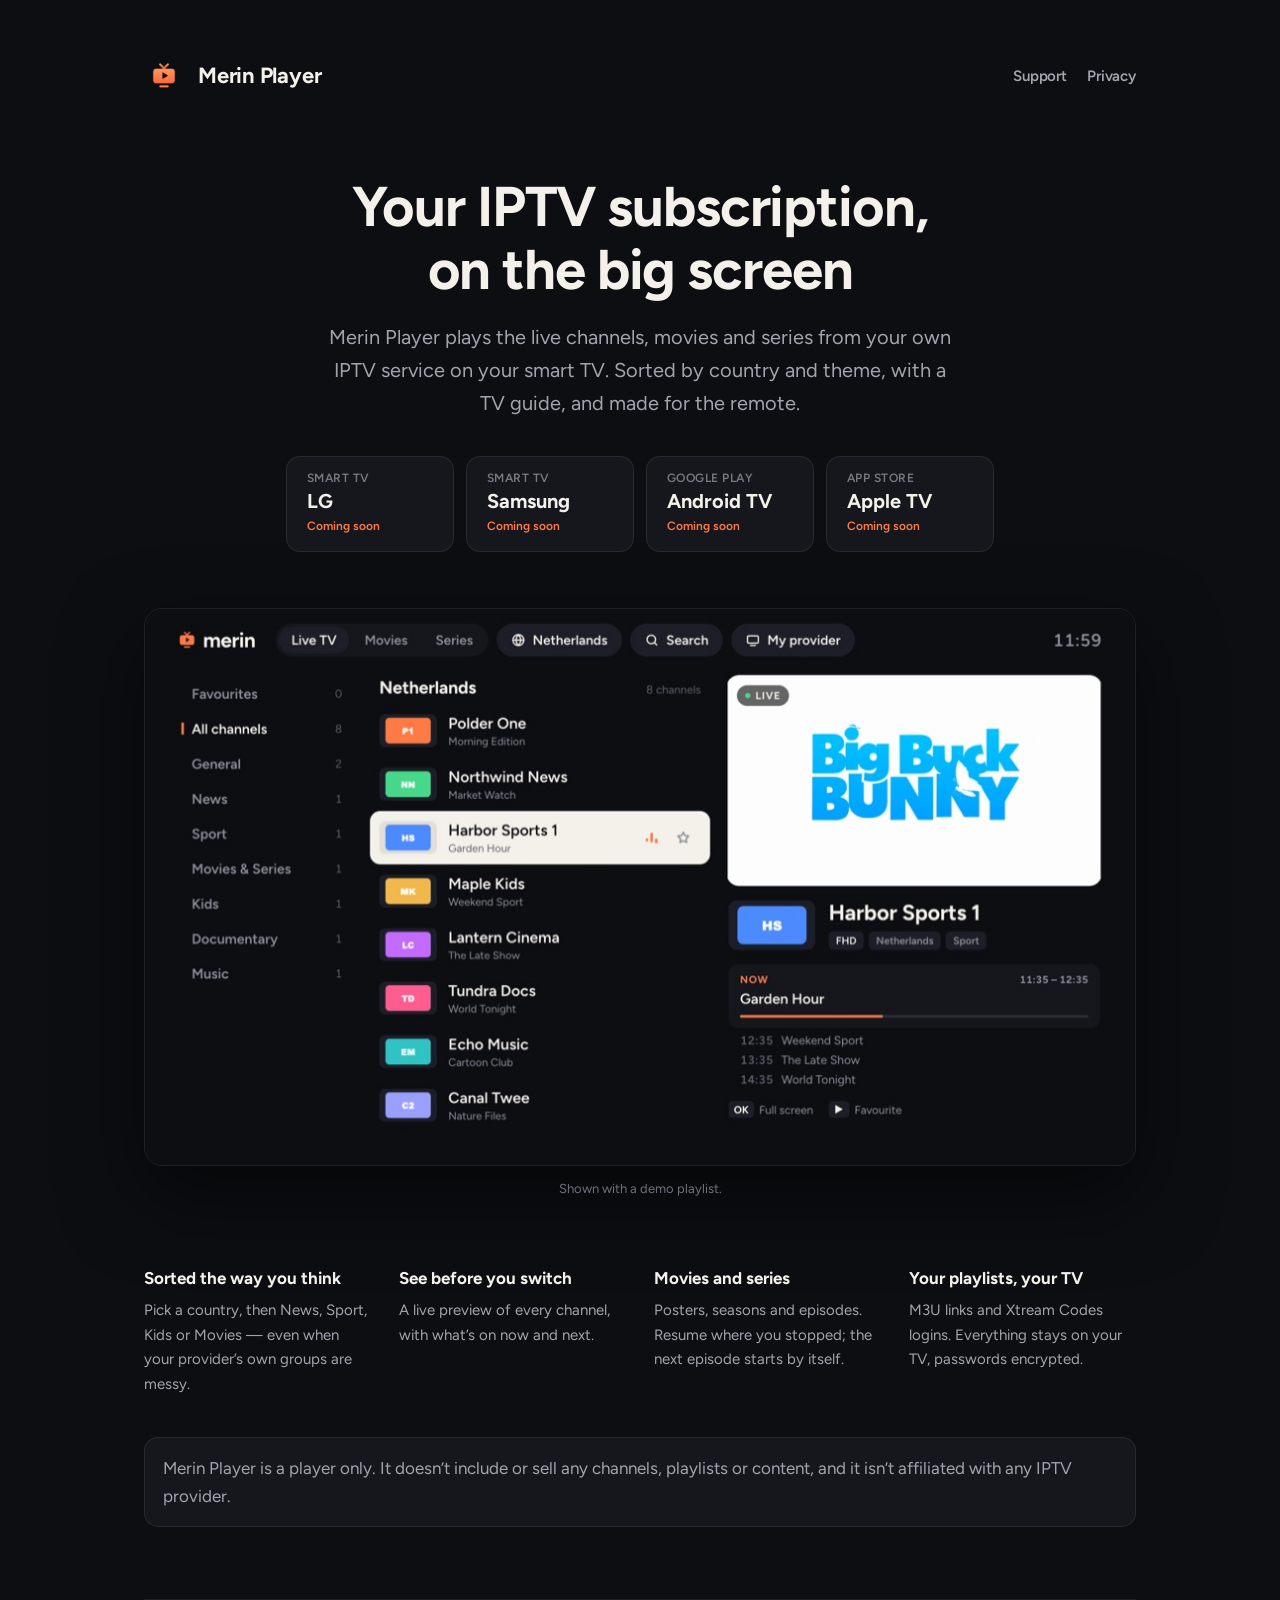
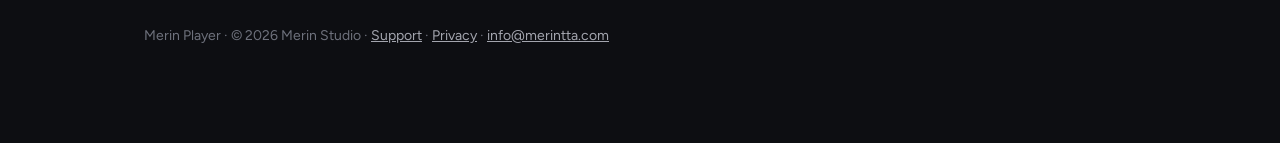
<file: index.html>
<!doctype html>
<html lang="en">
<head>
<meta charset="utf-8">
<meta name="viewport" content="width=device-width, initial-scale=1">
<title>Merin Player — your IPTV subscription on the big screen</title>
<meta name="description" content="Merin Player plays the live channels, movies and series from your own IPTV subscription on your smart TV, sorted by country and theme, with a TV guide.">
<meta property="og:title" content="Merin Player">
<meta property="og:description" content="Your IPTV subscription on the big screen: live TV, movies and series, sorted by country and theme.">
<meta property="og:image" content="https://merintta.com/merin-player/img/02-live-tv.jpg">
<link rel="icon" href="icon.png">
<link rel="stylesheet" href="site.css">
</head>
<body class="home">
<main class="wide">
  <header class="top">
    <img src="icon.png" alt=""><a href="./">Merin Player</a>
    <nav><a href="support">Support</a><a href="privacy">Privacy</a></nav>
  </header>

  <section class="hero">
    <h1>Your IPTV subscription, <br>on the big screen</h1>
    <p class="lead">Merin Player plays the live channels, movies and series from your own IPTV service on your smart TV. Sorted by country and theme, with a TV guide, and made for the remote.</p>

    <!-- Download links: replace href="#" and remove the "soon" class when a store link is ready -->
    <div class="stores">
      <a class="store soon" href="#" data-store="lg"><span class="s-small">Smart TV</span><span class="s-name">LG</span><span class="s-badge">Coming soon</span></a>
      <a class="store soon" href="#" data-store="samsung"><span class="s-small">Smart TV</span><span class="s-name">Samsung</span><span class="s-badge">Coming soon</span></a>
      <a class="store soon" href="#" data-store="android"><span class="s-small">Google Play</span><span class="s-name">Android TV</span><span class="s-badge">Coming soon</span></a>
      <a class="store soon" href="#" data-store="apple"><span class="s-small">App Store</span><span class="s-name">Apple TV</span><span class="s-badge">Coming soon</span></a>
    </div>
  </section>

  <figure class="shot">
    <img src="img/02-live-tv.jpg" srcset="img/02-live-tv-1000.jpg 1000w, img/02-live-tv.jpg 1920w" sizes="(max-width: 1000px) 100vw, 1000px"
      width="1920" height="1080" alt="Merin Player showing live TV channels for the Netherlands, with a live preview and the TV guide">
    <figcaption>Shown with a demo playlist.</figcaption>
  </figure>

  <section class="features">
    <div><h3>Sorted the way you think</h3><p>Pick a country, then News, Sport, Kids or Movies — even when your provider’s own groups are messy.</p></div>
    <div><h3>See before you switch</h3><p>A live preview of every channel, with what’s on now and next.</p></div>
    <div><h3>Movies and series</h3><p>Posters, seasons and episodes. Resume where you stopped; the next episode starts by itself.</p></div>
    <div><h3>Your playlists, your TV</h3><p>M3U links and Xtream Codes logins. Everything stays on your TV, passwords encrypted.</p></div>
  </section>

  <p class="note">Merin Player is a player only. It doesn’t include or sell any channels, playlists or content, and it isn’t affiliated with any IPTV provider.</p>

  <footer>Merin Player · © 2026 Merin Studio · <a href="support">Support</a> · <a href="privacy">Privacy</a> · <a href="mailto:info@merintta.com">info@merintta.com</a></footer>
</main>
</body>
</html>
</file>
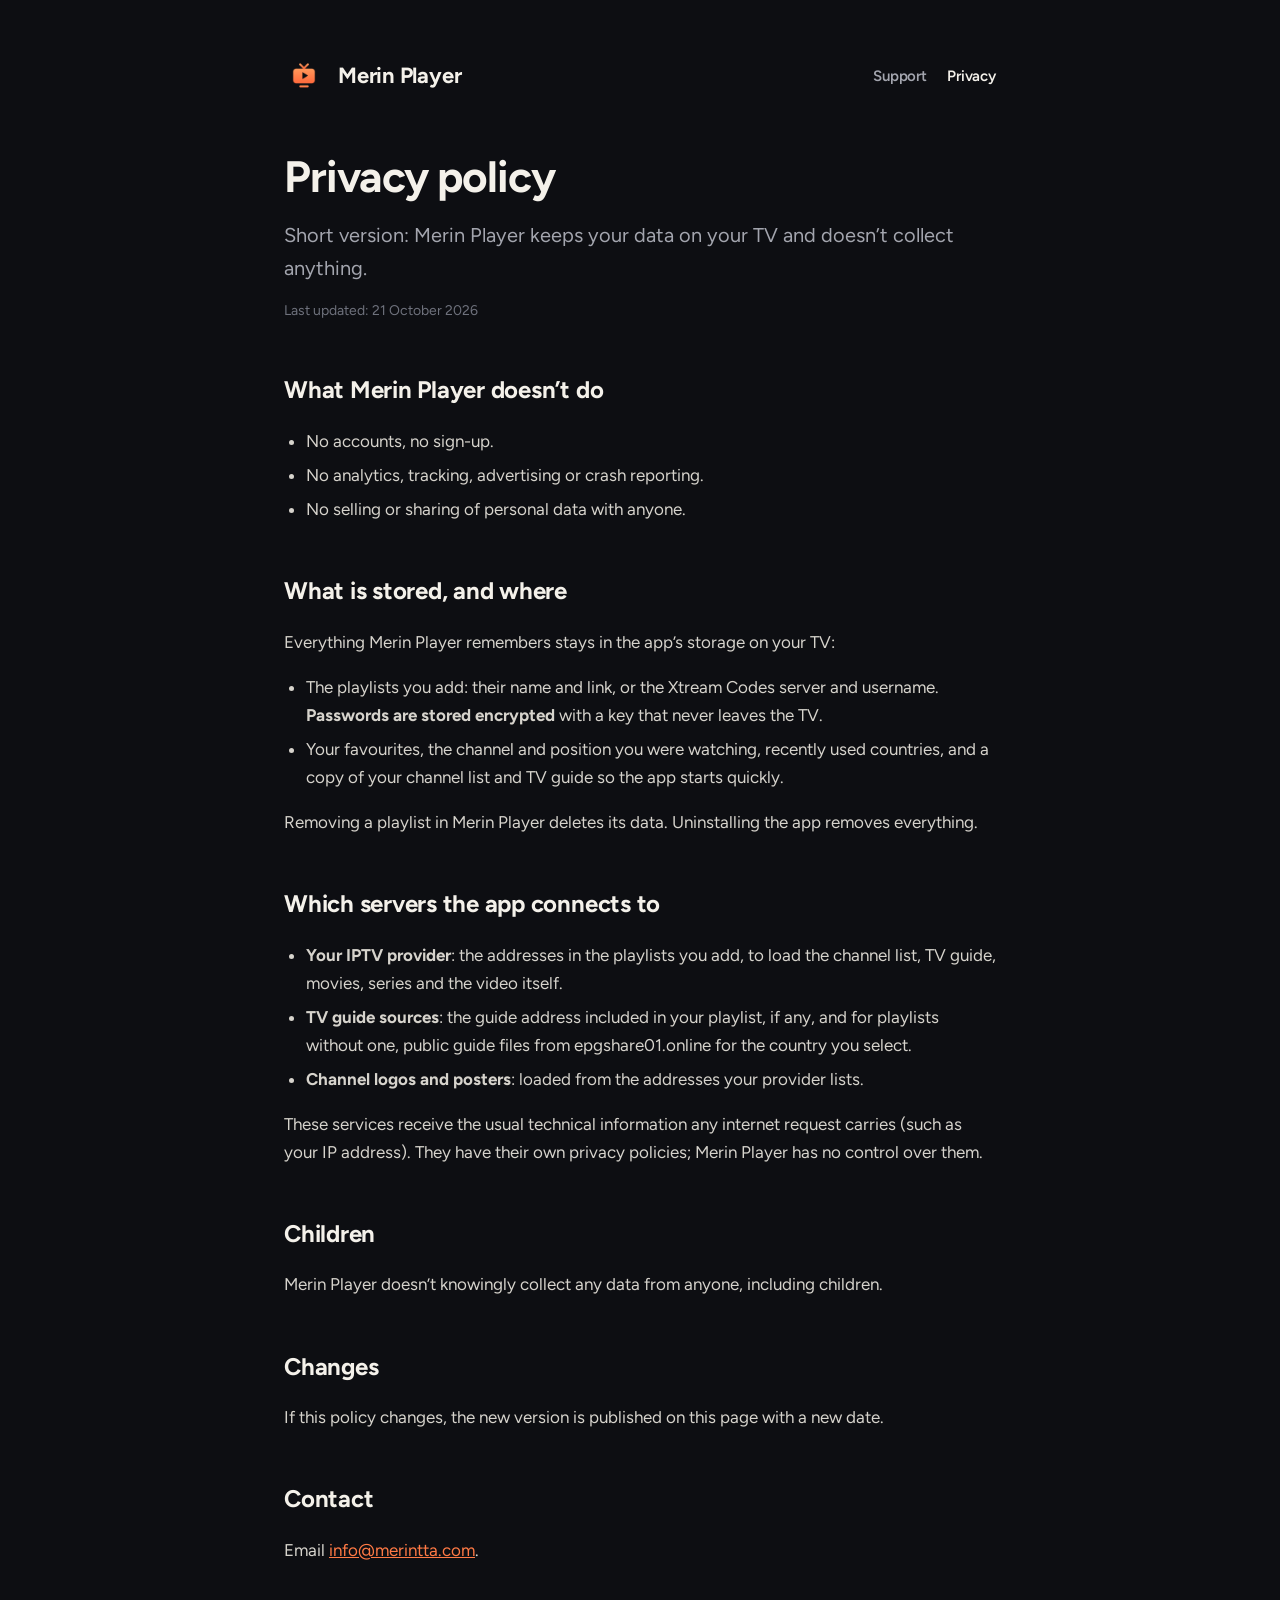
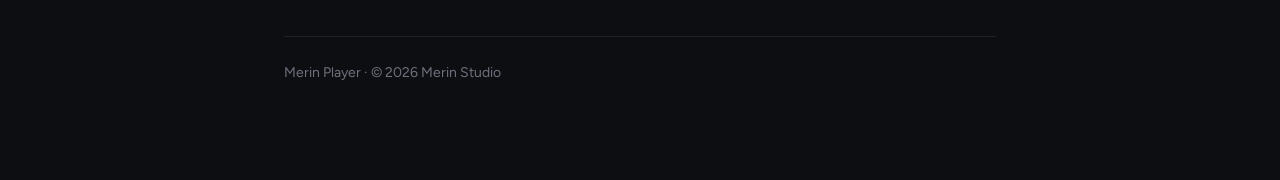
<file: privacy.html>
<!doctype html>
<html lang="en">
<head>
<meta charset="utf-8">
<meta name="viewport" content="width=device-width, initial-scale=1">
<title>Merin Player — privacy policy</title>
<meta name="description" content="How Merin Player handles your data: everything stays on your TV.">
<link rel="icon" href="icon.png">
<link rel="stylesheet" href="site.css">
</head>
<body>
<main>
  <header class="top">
    <img src="icon.png" alt=""><a href="./">Merin Player</a>
    <nav><a href="support">Support</a><a href="privacy" aria-current="page">Privacy</a></nav>
  </header>

  <h1>Privacy policy</h1>
  <p class="lead">Short version: Merin Player keeps your data on your TV and doesn’t collect anything.</p>
  <p class="muted">Last updated: 21 October 2026</p>

  <h2>What Merin Player doesn’t do</h2>
  <ul>
    <li>No accounts, no sign-up.</li>
    <li>No analytics, tracking, advertising or crash reporting.</li>
    <li>No selling or sharing of personal data with anyone.</li>
  </ul>

  <h2>What is stored, and where</h2>
  <p>Everything Merin Player remembers stays in the app’s storage on your TV:</p>
  <ul>
    <li>The playlists you add: their name and link, or the Xtream Codes server and username. <b>Passwords are stored encrypted</b> with a key that never leaves the TV.</li>
    <li>Your favourites, the channel and position you were watching, recently used countries, and a copy of your channel list and TV guide so the app starts quickly.</li>
  </ul>
  <p>Removing a playlist in Merin Player deletes its data. Uninstalling the app removes everything.</p>

  <h2>Which servers the app connects to</h2>
  <ul>
    <li><b>Your IPTV provider</b>: the addresses in the playlists you add, to load the channel list, TV guide, movies, series and the video itself.</li>
    <li><b>TV guide sources</b>: the guide address included in your playlist, if any, and for playlists without one, public guide files from epgshare01.online for the country you select.</li>
    <li><b>Channel logos and posters</b>: loaded from the addresses your provider lists.</li>
  </ul>
  <p>These services receive the usual technical information any internet request carries (such as your IP address). They have their own privacy policies; Merin Player has no control over them.</p>

  <h2>Children</h2>
  <p>Merin Player doesn’t knowingly collect any data from anyone, including children.</p>

  <h2>Changes</h2>
  <p>If this policy changes, the new version is published on this page with a new date.</p>

  <h2>Contact</h2>
  <p id="contact">Email <a href="mailto:info@merintta.com">info@merintta.com</a>.</p>

  <footer>Merin Player · © 2026 Merin Studio</footer>
</main>
</body>
</html>
</file>
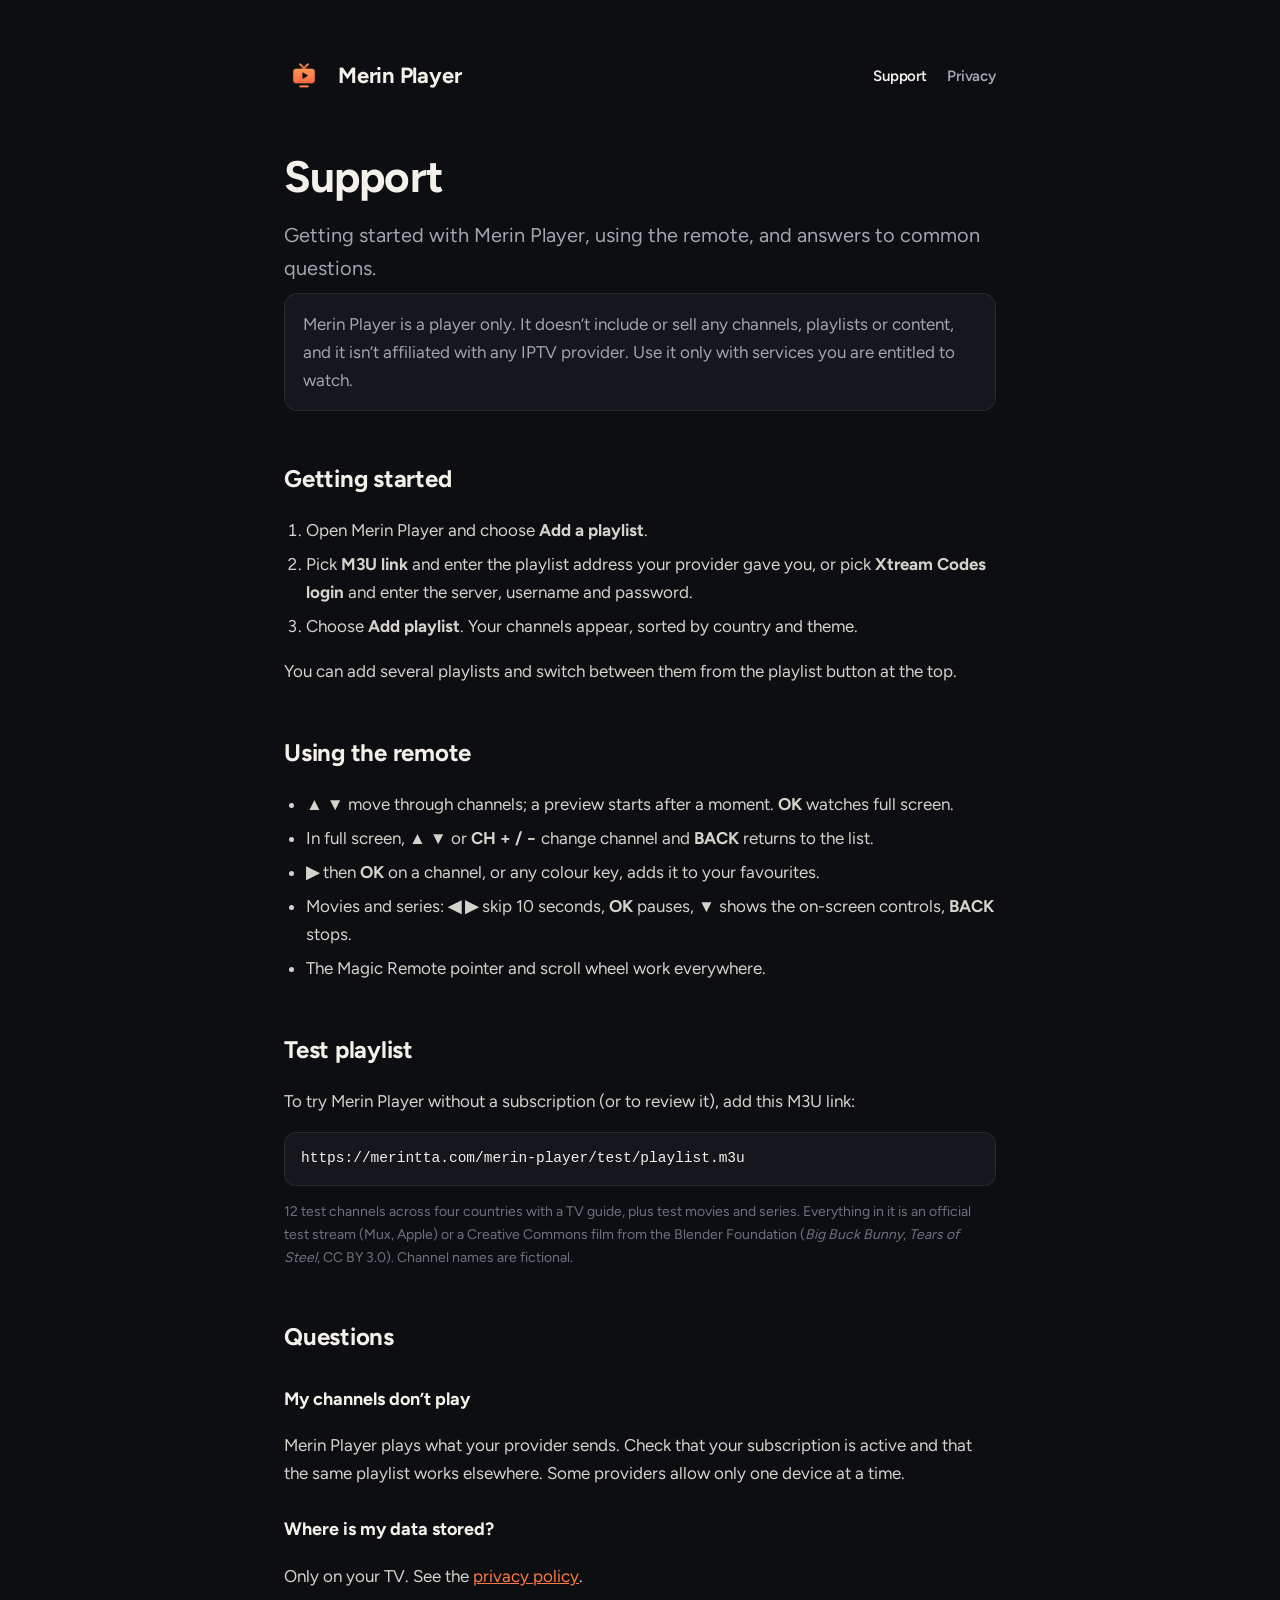
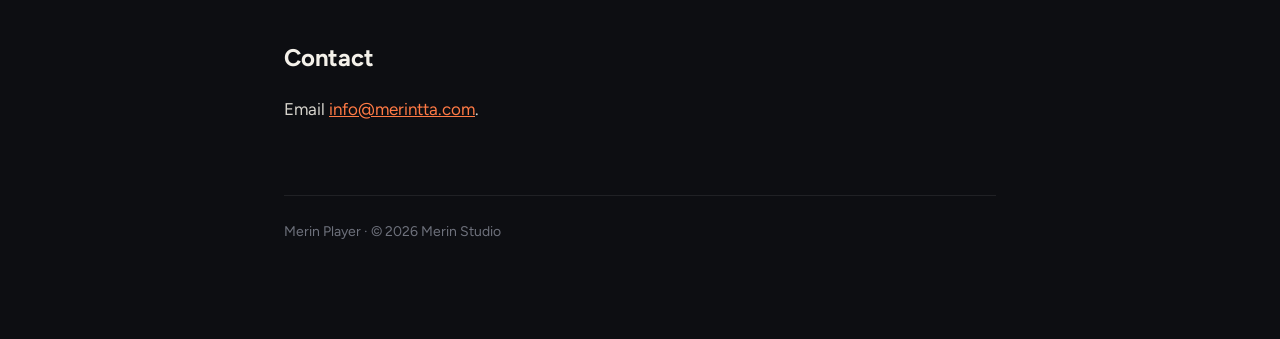
<file: support.html>
<!doctype html>
<html lang="en">
<head>
<meta charset="utf-8">
<meta name="viewport" content="width=device-width, initial-scale=1">
<title>Merin Player — support</title>
<meta name="description" content="Merin Player plays the channels, movies and series from your own IPTV service on your smart TV.">
<link rel="icon" href="icon.png">
<link rel="stylesheet" href="site.css">
</head>
<body>
<main>
  <header class="top">
    <img src="icon.png" alt=""><a href="./">Merin Player</a>
    <nav><a href="support" aria-current="page">Support</a><a href="privacy">Privacy</a></nav>
  </header>

  <h1>Support</h1>
  <p class="lead">Getting started with Merin Player, using the remote, and answers to common questions.</p>

  <div class="note">Merin Player is a player only. It doesn’t include or sell any channels, playlists or content, and it isn’t affiliated with any IPTV provider. Use it only with services you are entitled to watch.</div>

  <h2>Getting started</h2>
  <ol>
    <li>Open Merin Player and choose <b>Add a playlist</b>.</li>
    <li>Pick <b>M3U link</b> and enter the playlist address your provider gave you, or pick <b>Xtream Codes login</b> and enter the server, username and password.</li>
    <li>Choose <b>Add playlist</b>. Your channels appear, sorted by country and theme.</li>
  </ol>
  <p>You can add several playlists and switch between them from the playlist button at the top.</p>

  <h2>Using the remote</h2>
  <ul>
    <li><b>▲ ▼</b> move through channels; a preview starts after a moment. <b>OK</b> watches full screen.</li>
    <li>In full screen, <b>▲ ▼</b> or <b>CH + / −</b> change channel and <b>BACK</b> returns to the list.</li>
    <li><b>▶</b> then <b>OK</b> on a channel, or any colour key, adds it to your favourites.</li>
    <li>Movies and series: <b>◀ ▶</b> skip 10 seconds, <b>OK</b> pauses, <b>▼</b> shows the on-screen controls, <b>BACK</b> stops.</li>
    <li>The Magic Remote pointer and scroll wheel work everywhere.</li>
  </ul>

  <h2>Test playlist</h2>
  <p>To try Merin Player without a subscription (or to review it), add this M3U link:</p>
  <span class="url">https://merintta.com/merin-player/test/playlist.m3u</span>
  <p class="muted">12 test channels across four countries with a TV guide, plus test movies and series. Everything in it is an official test stream (Mux, Apple) or a Creative Commons film from the Blender Foundation (<i>Big Buck Bunny</i>, <i>Tears of Steel</i>, CC BY 3.0). Channel names are fictional.</p>

  <h2>Questions</h2>
  <h3>My channels don’t play</h3>
  <p>Merin Player plays what your provider sends. Check that your subscription is active and that the same playlist works elsewhere. Some providers allow only one device at a time.</p>
  <h3>Where is my data stored?</h3>
  <p>Only on your TV. See the <a href="privacy">privacy policy</a>.</p>

  <h2>Contact</h2>
  <p id="contact">Email <a href="mailto:info@merintta.com">info@merintta.com</a>.</p>

  <footer>Merin Player · © 2026 Merin Studio</footer>
</main>
</body>
</html>
</file>
<file: site.css>
@font-face { font-family: Figtree; font-weight: 400; src: url(fonts/figtree-latin-400-normal.woff2) format("woff2"); }
@font-face { font-family: Figtree; font-weight: 400; src: url(fonts/figtree-latin-ext-400-normal.woff2) format("woff2"); unicode-range: U+0100-024F; }
@font-face { font-family: Figtree; font-weight: 600; src: url(fonts/figtree-latin-600-normal.woff2) format("woff2"); }
@font-face { font-family: Figtree; font-weight: 700; src: url(fonts/figtree-latin-700-normal.woff2) format("woff2"); }
:root { --bg: #0d0e12; --panel: #15171d; --line: rgba(255,255,255,.08); --text: #f4f1ea; --muted: #a3a5ae; --dim: #6e717c; --accent: #ff7a45; }
* { box-sizing: border-box; }
html { background: var(--bg); }
body { margin: 0; background: var(--bg); color: var(--text); font: 17px/1.65 Figtree, -apple-system, "Segoe UI", Roboto, sans-serif; -webkit-font-smoothing: antialiased; }
main { max-width: 760px; margin: 0 auto; padding: 56px 24px 96px; }
header.top { display: flex; align-items: center; gap: 14px; margin-bottom: 56px; }
header.top img { width: 40px; height: 40px; border-radius: 10px; }
header.top a { color: var(--text); text-decoration: none; font-weight: 700; font-size: 22px; letter-spacing: -0.01em; }
header.top nav { margin-left: auto; display: flex; gap: 20px; font-size: 15px; }
header.top nav a { color: var(--muted); font-weight: 600; font-size: 15px; }
header.top nav a:hover, header.top nav a[aria-current] { color: var(--text); }
h1 { font-size: 44px; line-height: 1.12; letter-spacing: -0.02em; margin: 0 0 18px; }
h2 { font-size: 24px; letter-spacing: -0.01em; margin: 48px 0 12px; }
h3 { font-size: 18px; margin: 28px 0 6px; }
p, li { color: #d6d3cc; }
.lead { font-size: 20px; color: var(--muted); margin: 0 0 8px; }
a { color: var(--accent); }
ol, ul { padding-left: 22px; }
li { margin: 6px 0; }
code, .url { font-family: ui-monospace, SFMono-Regular, Menlo, monospace; font-size: 14.5px; }
.url { display: block; padding: 14px 16px; margin: 10px 0 4px; background: var(--panel); border: 1px solid var(--line); border-radius: 12px; color: var(--text); word-break: break-all; }
.note { padding: 16px 18px; border-radius: 14px; background: var(--panel); border: 1px solid var(--line); color: var(--muted); }
.muted { color: var(--dim); font-size: 14px; }
footer { margin-top: 72px; padding-top: 24px; border-top: 1px solid var(--line); color: var(--dim); font-size: 14px; }
@media (max-width: 560px) { h1 { font-size: 34px; } header.top nav { gap: 14px; } main { padding-top: 32px; } }

/* ---------- product page ---------- */
main.wide { max-width: 1040px; }
footer a { color: var(--muted); }
.hero { text-align: center; padding-top: 24px; }
.hero h1 { font-size: 56px; margin-bottom: 20px; }
.hero .lead { max-width: 640px; margin: 0 auto; }
.stores { display: flex; flex-wrap: wrap; justify-content: center; gap: 12px; margin: 36px 0 8px; }
.store { position: relative; min-width: 168px; padding: 12px 20px 14px; border-radius: 14px; background: var(--text); color: var(--bg); text-decoration: none;
  display: flex; flex-direction: column; align-items: flex-start; text-align: left; transition: transform .12s ease; }
.store:hover { transform: translateY(-2px); }
.store .s-small { font-size: 12px; font-weight: 600; letter-spacing: .04em; text-transform: uppercase; opacity: .7; }
.store .s-name { font-size: 20px; font-weight: 700; line-height: 1.2; }
.store .s-badge { display: none; }
.store.soon { background: var(--panel); color: var(--muted); border: 1px solid var(--line); cursor: default; pointer-events: none; }
.store.soon .s-name { color: var(--text); }
.store.soon .s-badge { display: block; margin-top: 4px; font-size: 12px; font-weight: 600; color: var(--accent); }
.shot { margin: 56px 0 0; }
.shot img { display: block; width: 100%; height: auto; border-radius: 18px; border: 1px solid var(--line); box-shadow: 0 30px 80px rgba(0,0,0,.55); }
.shot figcaption { margin-top: 12px; text-align: center; color: var(--dim); font-size: 13px; }
.features { display: grid; grid-template-columns: repeat(4, 1fr); gap: 28px; margin: 64px 0 40px; }
.features h3 { margin: 0 0 6px; font-size: 17px; }
.features p { margin: 0; font-size: 15px; color: var(--muted); }
@media (max-width: 860px) { .features { grid-template-columns: 1fr 1fr; } }
@media (max-width: 560px) { .hero h1 { font-size: 36px; } .hero h1 br { display: none; } .features { grid-template-columns: 1fr; gap: 20px; } .store { min-width: 0; flex: 1 1 40%; } }
</file>
